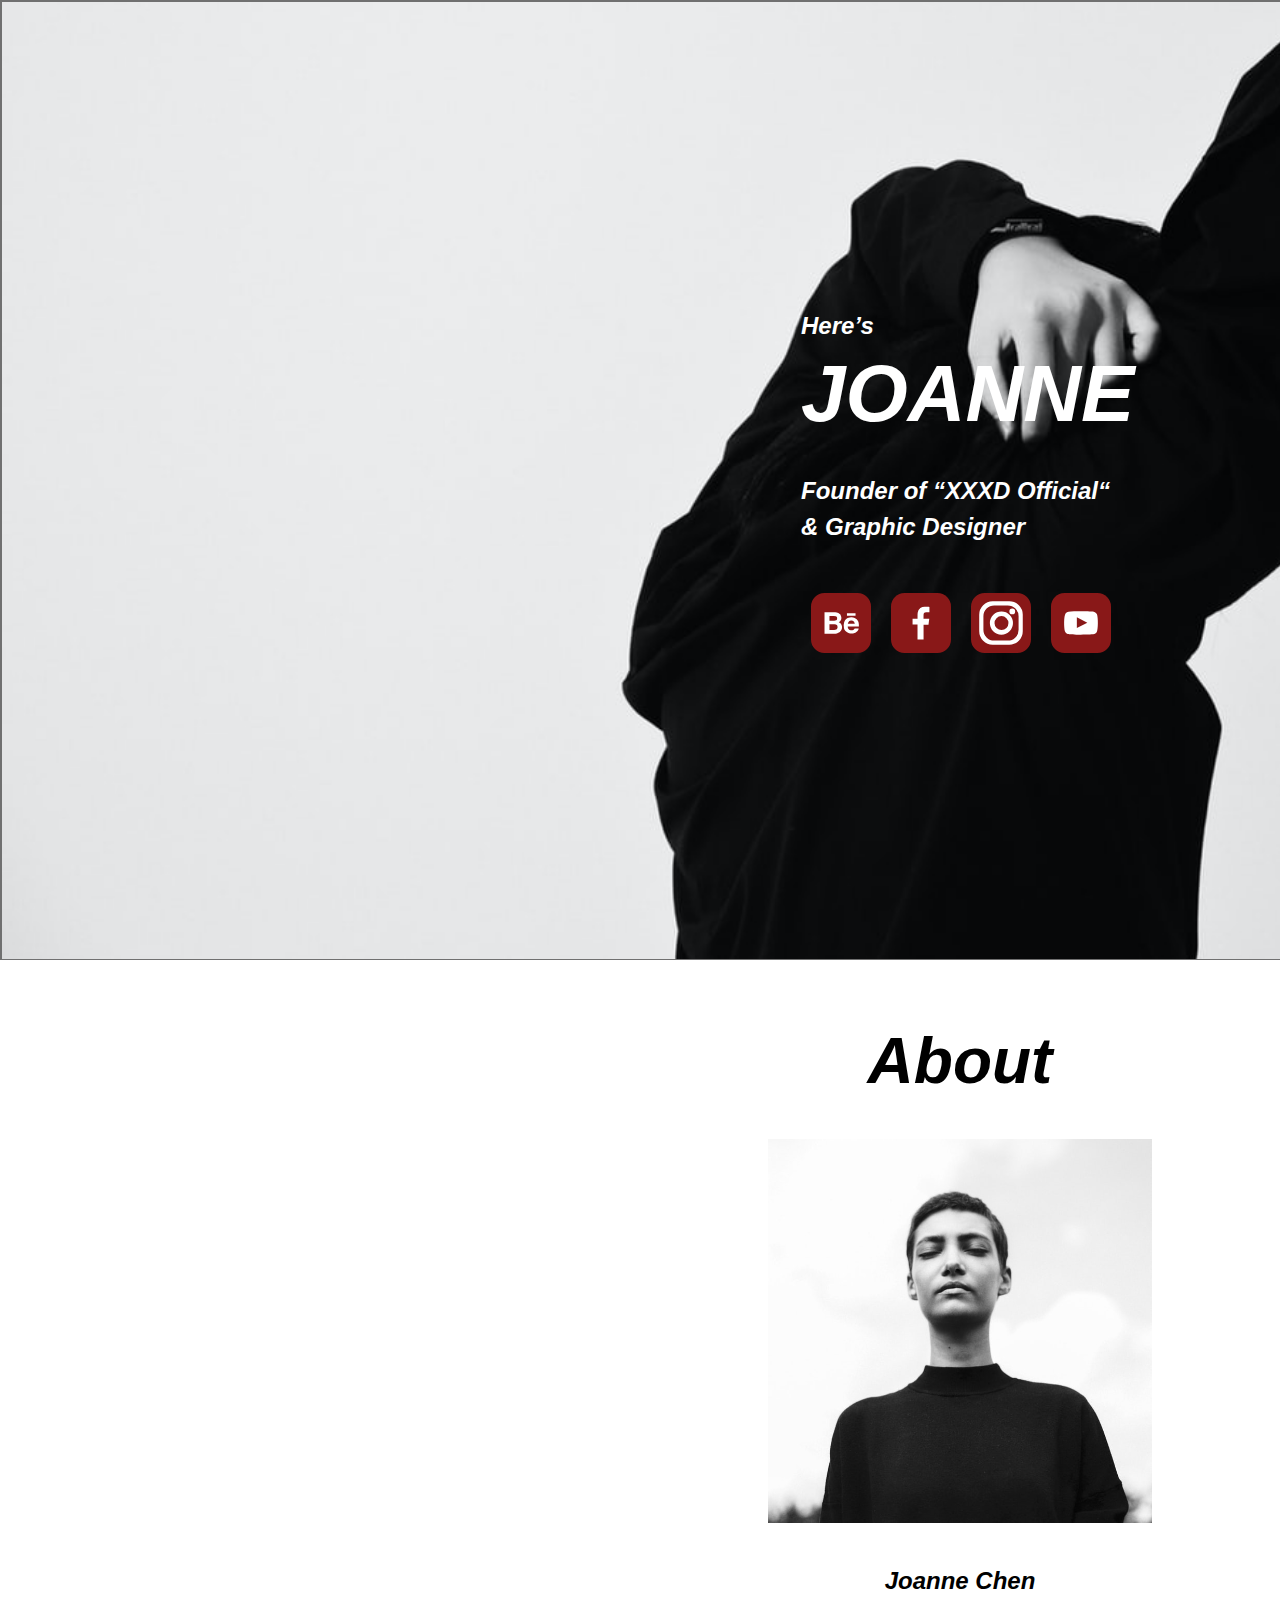
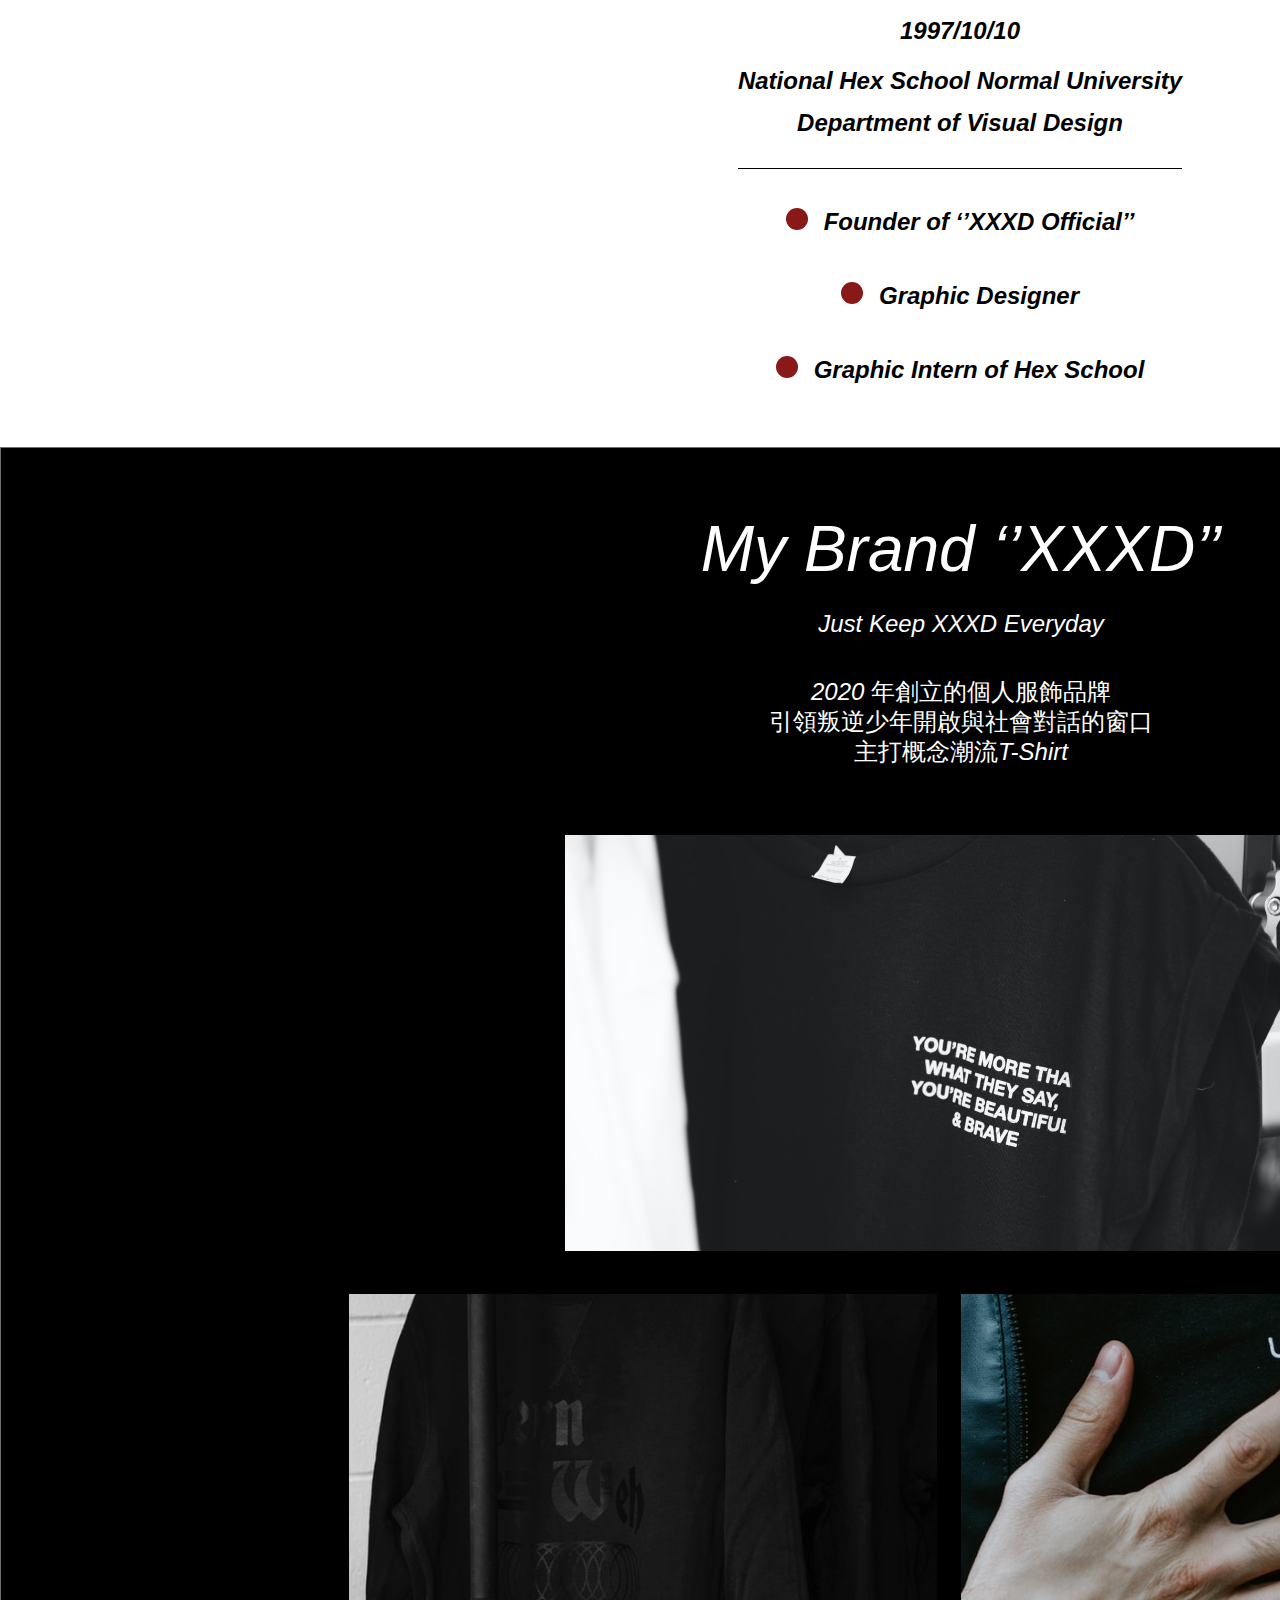
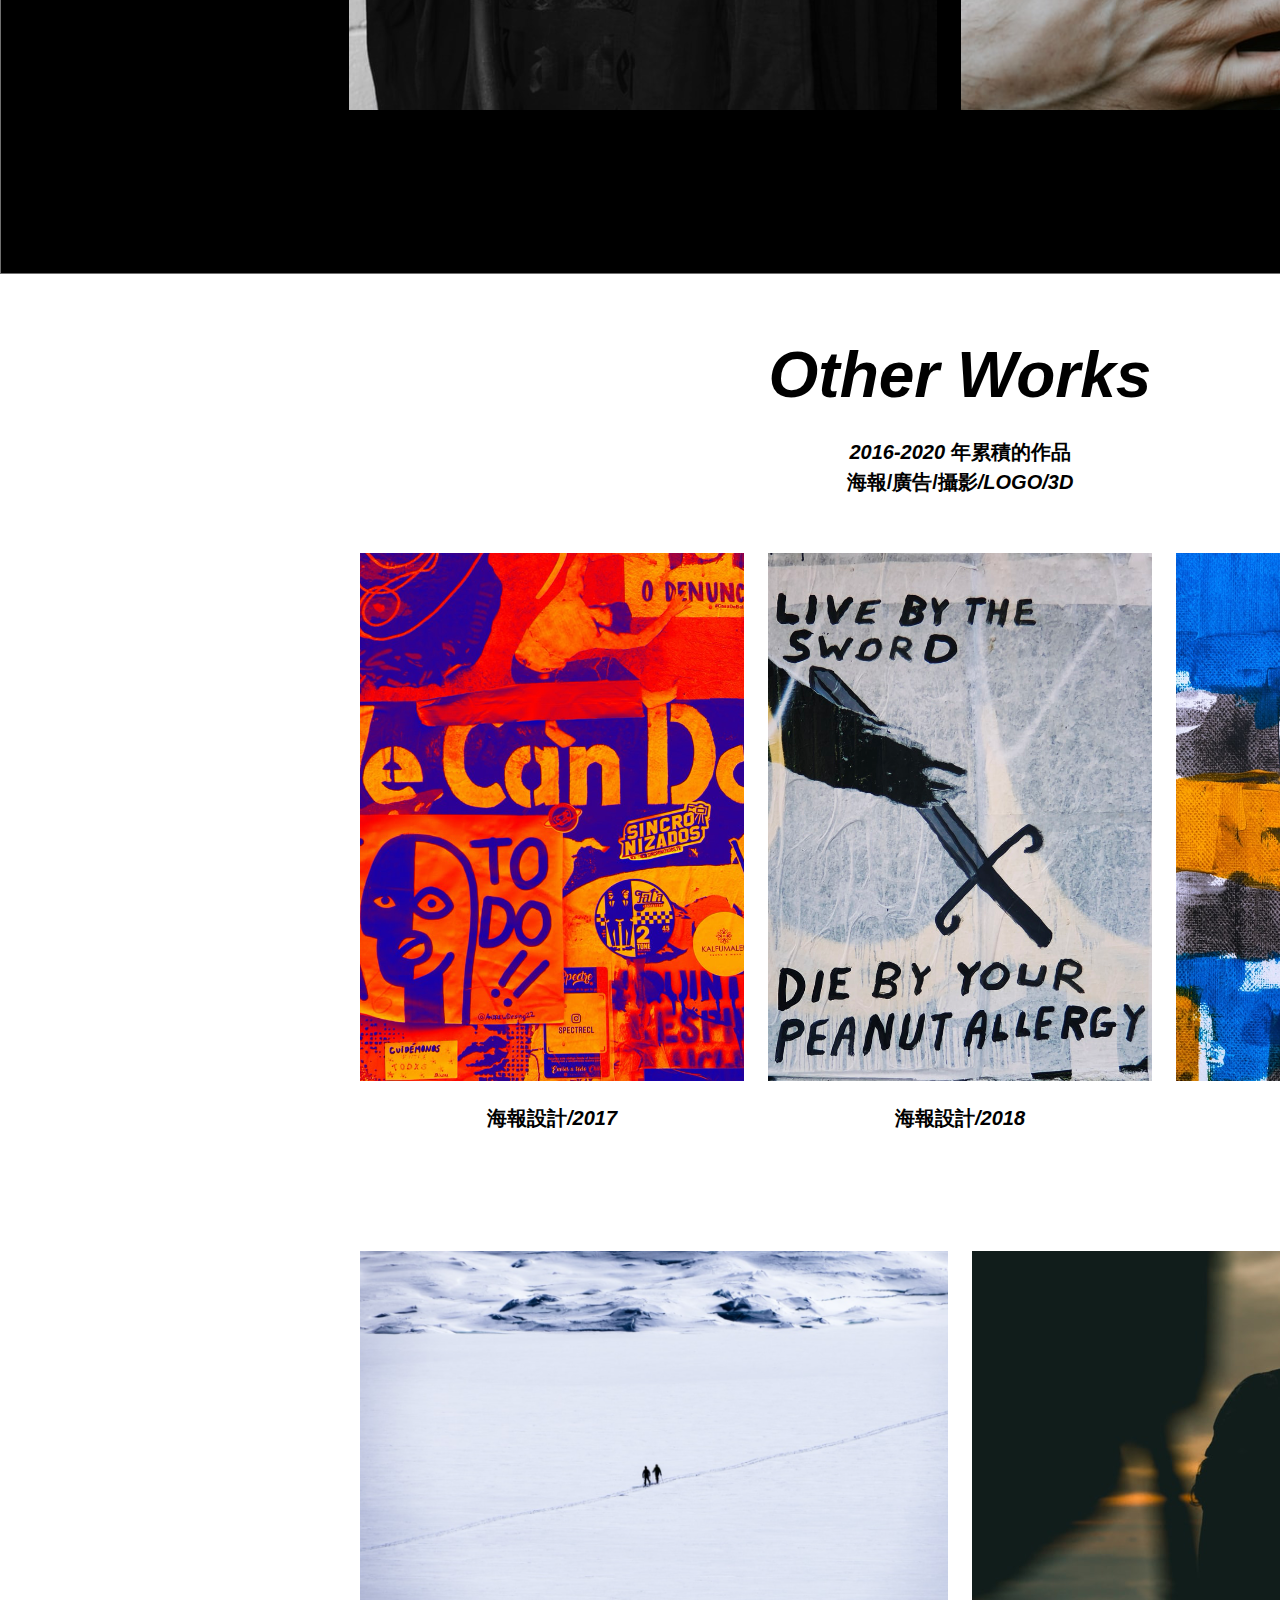
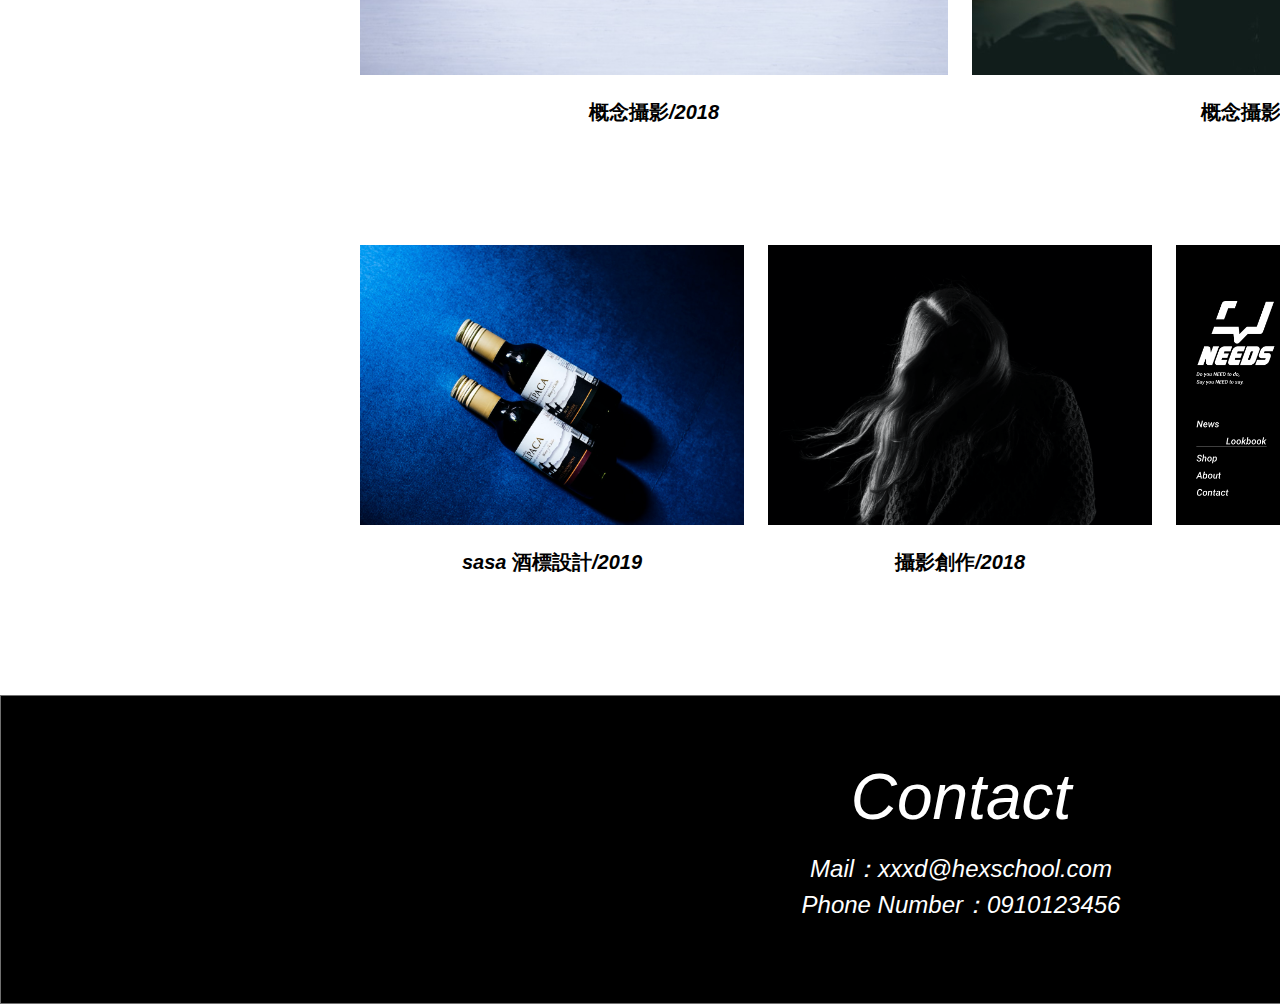
<file: Week2/index.html>
<!DOCTYPE html>
<html lang="en">

<head>
    <meta charset="UTF-8">
    <meta name="viewport" content="width=device-width, initial-scale=1.0">
    <title>第二週-個人網站</title>
    <link rel="stylesheet" href="style/CSS Reset.css">
    <link rel="stylesheet" href="style/W2.css">
</head>

<body>
    <div class="banner">
        <div class="banner-content">
            <div class="banner-subtitle">Here’s</div>
            <h1>JOANNE</h1>
            <div class="banner-text">Founder of “XXXD Official“<br /> & Graphic Designer</div>
            <div class="community">
                <a href="https://www.behance.net/"><img src="img/behance.svg"></a>
                <a href="https://www.facebook.com/"><img src="img/facebook.svg"></a>
                <a href="https://www.instagram.com/"><img src="img/instagram.svg"></a>
                <a href="https://www.youtube.com/"><img src="img/youtube.svg"></a>
            </div>
        </div>
    </div>
    <div class="style1">
        <div class="style1-content">
            <h2 class="mb40">About</h2>
            <div class="photo"><img src="img/photo.png"></div>
            <ul class="personal-list">
                <li>Joanne Chen</li>
                <li>1997/10/10</li>
                <li>National Hex School Normal University<br />Department of Visual Design</li>
            </ul>
            <ul class="experience-list">
                <li>Founder of ‘’XXXD Official’’</li>
                <li>Graphic Designer</li>
                <li>Graphic Intern of Hex School</li>
            </ul>
        </div>
    </div>
    <div class="style2">
        <h2>My Brand ‘’XXXD’’</h2>
        <div class="style2-subtitle">Just Keep XXXD Everyday</div>
        <div class="style2-text">2020 <span>年創立的個人服飾品牌<br />引領叛逆少年開啟與社會對話的窗口<br />主打概念潮流</span>T-Shirt</div>
        <div><img src="img/brand_img1.png"></div>
        <div class="photo-row">
            <div><img src="img/brand_img2.png"></div>
            <div><img src="img/brand_img3.png"></div>
        </div>
    </div>
    <div class="style1">
        <div class="style1-content">
            <h2 class="mb24">Other Works</h2>
            <div class="style1-text">2016-2020 <span>年累積的作品</span><br /><span>海報/廣告/攝影</span>/LOGO/3D</div>
            <div class="work">
                <div class="wrap">
                    <div>
                        <img src="img/work_img1.png">
                        <h3><span>海報設計</span>/2017</h3>
                    </div>
                    <div>
                        <img src="img/work_img2.png">
                        <h3><span>海報設計</span>/2018</h3>
                    </div>
                    <div>
                        <img src="img/work_img3.png">
                        <h3><span>海報設計</span>/2018</h3>
                    </div>
                </div>
                <div class="wrap">
                    <div>
                        <img src="img/work_img4.png">
                        <h3><span>概念攝影</span>/2018</h3>
                    </div>
                    <div>
                        <img src="img/work_img5.png">
                        <h3><span>概念攝影</span>/2018</h3>
                    </div>
                </div>
                <div class="wrap">
                    <div>
                        <img src="img/work_img6.png">
                        <h3>sasa <span>酒標設計</span>/2019</h3>
                    </div>
                    <div>
                        <img src="img/work_img7.png">
                        <h3><span>攝影創作</span>/2018</h3>
                    </div>
                    <div>
                        <img src="img/work_img8.png">
                        <h3><span>官網設計</span>/2020</h3>
                    </div>
                </div>
            </div>
        </div>
    </div>
    <div class="style2">
        <h2>Contact</h2>
        <div class="mb80">
            <a href="mailto:xxxd@hexschool.com">Mail：xxxd@hexschool.com</a><br />
            <a href="tel:0910123456">Phone Number：0910123456</a>
        </div>
    </div>
</body>

</html>
</file>
<file: Week2/style/W2.css>
body {
    font-family: 'Roboto', sans-serif;
    font-style: italic;
}

.banner {
    background-image: url(../img/banner.png);
    width: 1920px;
    height: 958px;
    border: 1px solid #707070;
    display: flex;
    align-items: center;
    justify-content: center;
    font-weight: bold;
}

.banner-content {
    width: 320px;
    color: #fff;
}

.banner-subtitle {
    font-size: 24px;
    line-height: 42px;
}

.banner-text {
    font-size: 24px;
    line-height: 36px;
    margin-bottom: 48px;
}

.community {
    display: flex;
    justify-content: space-around;
}


h1 {
    font-weight: 900;
    font-size: 80px;
    line-height: 94px;
    margin-bottom: 32px;
}

.style1 {
    width: 1920px;
    display: flex;
    justify-content: center;
    font-weight: bold;
}

.style1-content {
    text-align: center;
    font-weight: bold;
    font-size: 24px;
    line-height: 42px;
}

.style1 h2 {
    margin-top: 64px;
    font-size: 64px;
    line-height: 75px;
}

.style1 .photo {
    margin-bottom: 24px;
    display: block;
    margin-left: auto;
    margin-right: auto;
}

.style1 .personal-list {
    margin-bottom: 24px;
}

.style1 .personal-list li {
    margin-bottom: 8px;
}

.style1 .experience-list {
    padding-top: 32px;
    margin-bottom: 56px;
    border-top: 1px solid #000;
}

.style1 .experience-list li {
    margin-bottom: 32px;
}

.style1 .experience-list li::before {
    content: '';
    display: inline-block;
    width: 22px;
    height: 22px;
    background: #891818;
    border-radius: 50%;
    margin-right: 16px;
}

.style1-text{
    font-size: 20px;
    line-height: 30px;
    margin-bottom: 56px;
}

.style2{
    width: 1920px;
    background: #000;
    border: 1px solid #707070;
    color: #fff;
    text-align: center;
}

.style2 h2{
    font-size: 64px;
    line-height: 75px;
    margin-top: 64px;
    margin-bottom: 16px;
}

.style2-subtitle{
    font-size: 24px;
    line-height: 42px;
    margin-bottom: 32px;
}

.style2-text{
    font-size: 24px;
    line-height: 30px;
    margin-bottom: 68px;
}

.style2 .photo-row{
    margin-top: 40px;
    margin-bottom: 160px;
    display: flex;
    justify-content: center;
}
.style2 .photo-row div{
    margin-right: 24px;
}

.style2  a{
    font-size: 24px;
    line-height: 36px;
    margin-bottom: 16px;
    color: #fff;
    text-decoration: none;
}

.style2  a:hover{
    font-weight: 800;
}


.work{
    display: flex;
    flex-direction: column;
    width: 1200px;
}

.work div{
    display: flex;
    justify-content:space-between;
    margin-bottom: 56px;
}

.wrap div{
    display: flex;
    flex-direction: column;
    text-align: center;
}

.wrap img{
    margin-bottom: 16px;
}


h3{
    font-size: 20px;
    line-height: 42px;
}


.mb24{
    margin-bottom: 24px;
}
.mb40{
    margin-bottom: 40px;
}

.mb80{
    margin-bottom: 80px;
}


span{
    font-style: normal;
}
</file>
